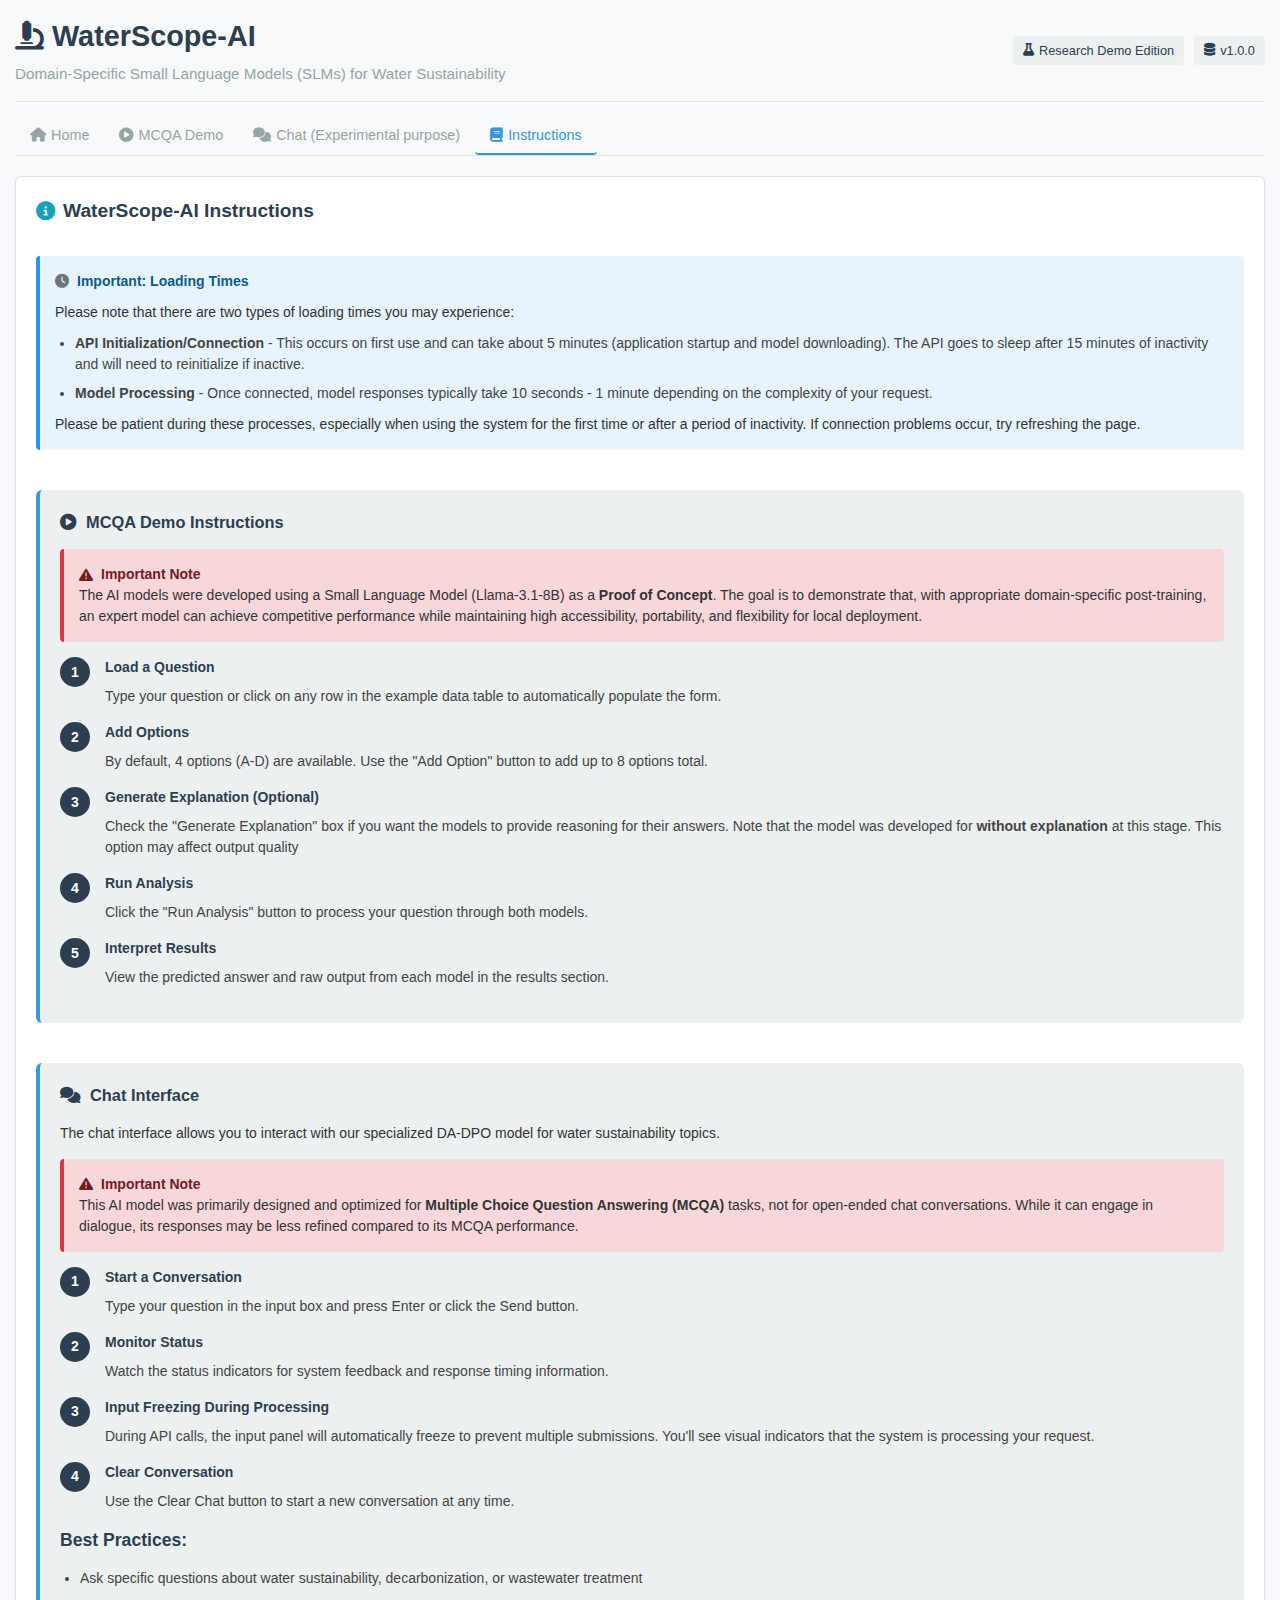
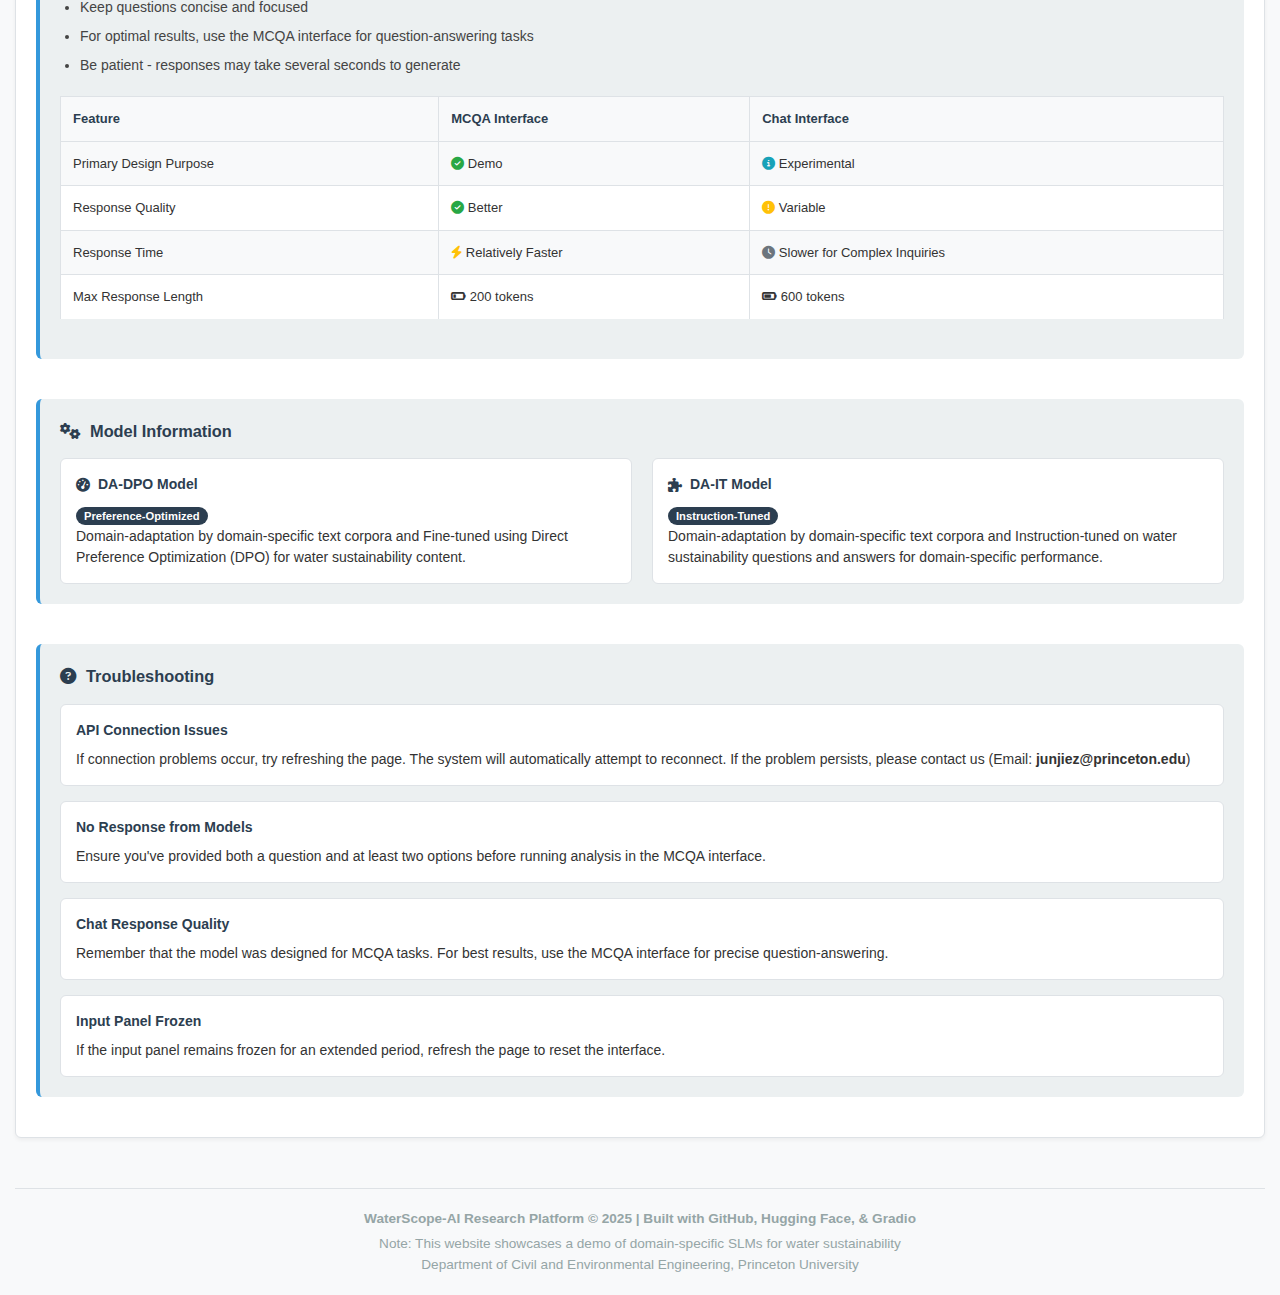
<file: instructions.html>
<!DOCTYPE html>
<html lang="en">
<head>
    <meta charset="UTF-8">
    <meta name="viewport" content="width=device-width, initial-scale=1.0">
    <title>WaterScope-AI | Instructions</title>
    <link rel="stylesheet" href="style-research.css">
    <link rel="stylesheet" href="https://cdnjs.cloudflare.com/ajax/libs/font-awesome/6.4.0/css/all.min.css">
    <style>
        .note-box {
            background-color: #fff3cd;
            border-left: 4px solid #ffc107;
            padding: 15px;
            margin: 15px 0;
            border-radius: 4px;
        }
        
        .note-box.important {
            background-color: #f8d7da;
            border-left-color: #dc3545;
        }
        
        .note-box h4 {
            margin-top: 0;
            color: #856404;
            display: flex;
            align-items: center;
            gap: 8px;
        }
        
        .note-box.important h4 {
            color: #721c24;
        }
        
        .feature-comparison {
            margin: 20px 0;
            overflow-x: auto;
        }
        
        .feature-comparison table {
            width: 100%;
            border-collapse: collapse;
            background: white;
        }
        
        .feature-comparison th, .feature-comparison td {
            padding: 12px;
            text-align: left;
            border: 1px solid #dee2e6;
        }
        
        .feature-comparison th {
            background-color: #f8f9fa;
            font-weight: 600;
        }
        
        .feature-comparison tr:nth-child(even) {
            background-color: #f8f9fa;
        }
        
        .fa-check-circle {
            color: #28a745;
        }
        
        .fa-info-circle {
            color: #17a2b8;
        }
        
        .fa-exclamation-circle {
            color: #ffc107;
        }
        
        .fa-bolt {
            color: #ffc107;
        }
        
        .fa-clock {
            color: #6c757d;
        }
        
        /* Improved spacing for steps */
        .instruction-step {
            display: flex;
            gap: 15px;
            margin-bottom: 15px;
            align-items: flex-start;
        }
        
        /* Improved text readability */
        .step-content p {
            color: #444;
            line-height: 1.5;
            margin-bottom: 0;
        }
        
        /* Loading times note box */
        .note-box.loading {
            background-color: #e8f4fd;
            border-left-color: #2196F3;
            padding: 15px;
            margin-bottom: 20px; /* Reduced spacing after this section */
        }
        
        .note-box.loading h4 {
            color: #0b5b8a;
            margin-bottom: 10px;
        }
        
        /* Bullet list for loading times */
        .loading-list {
            margin: 10px 0;
            padding-left: 20px;
        }
        
        .loading-list li {
            margin-bottom: 8px;
            color: #444;
            line-height: 1.5;
            list-style-type: disc;
        }
        
        /* Fix alignment for best practices list */
        .best-practices {
            margin: 15px 0;
            padding-left: 20px;
        }
        
        .best-practices li {
            margin-bottom: 8px;
            color: #444;
        }
        
        /* Ensure proper alignment for all steps */
        .step-content {
            flex: 1;
        }
        
        .step-number {
            background: var(--primary);
            color: white;
            width: 30px;
            height: 30px;
            border-radius: 50%;
            display: flex;
            align-items: center;
            justify-content: center;
            font-weight: bold;
            flex-shrink: 0;
        }
        
        /* Reduced spacing between sections */
        .instruction-card {
            margin-bottom: 20px; /* Reduced spacing between sections */
        }
        
        /* Sub-heading styles */
        .sub-heading {
            margin: 15px 0 10px 0;
            color: var(--primary);
            font-size: 1.1rem;
        }
    </style>
</head>
<body>
    <div class="container">
        <header class="header">
            <div class="header-content">
                <h1><i class="fas fa-microscope"></i> WaterScope-AI</h1>
                <p>Domain-Specific Small Language Models (SLMs) for Water Sustainability</p>
            </div>
            <div class="header-badge">
                <span class="badge"><i class="fas fa-flask"></i> Research Demo Edition</span>
                <span class="badge"><i class="fas fa-database"></i> v1.0.0</span>
            </div>
        </header>

        <nav class="tabs">
            <button class="tab" onclick="window.location.href='index.html'"><i class="fas fa-home"></i> Home</button>
            <button class="tab" onclick="window.location.href='demo.html'"><i class="fas fa-play-circle"></i> MCQA Demo</button>
            <button class="tab" onclick="window.location.href='chat.html'"><i class="fas fa-comments"></i> Chat (Experimental purpose)</button>
            <button class="tab active"><i class="fas fa-book"></i> Instructions</button>
        </nav>

        <main class="main-content">
            <section class="instruction-section">
                <div class="section-header">
                    <h2><i class="fas fa-info-circle"></i> WaterScope-AI Instructions</h2>
                </div>
                
                <div class="instruction-content">
                    <!-- Loading Times Information -->
                    <div class="note-box loading">
                        <h4><i class="fas fa-clock"></i> Important: Loading Times</h4>
                        <p>Please note that there are two types of loading times you may experience:</p>
                        <ul class="loading-list">
                            <li><strong>API Initialization/Connection</strong> - This occurs on first use and can take about 5 minutes (application startup and model downloading). The API goes to sleep after 15 minutes of inactivity and will need to reinitialize if inactive.</li>
                            <li><strong>Model Processing</strong> - Once connected, model responses typically take 10 seconds - 1 minute depending on the complexity of your request.</li>
                        </ul>
                        <p>Please be patient during these processes, especially when using the system for the first time or after a period of inactivity. If connection problems occur, try refreshing the page.</p>
                    </div>
                    
                    <!-- MCQA Demo Instructions -->
                    <div class="instruction-card">
                        <h3><i class="fas fa-play-circle"></i> MCQA Demo Instructions</h3>
                        
                        <div class="note-box important">
                            <h4><i class="fas fa-exclamation-triangle"></i> Important Note</h4>
                            <p>The AI models were developed using a Small Language Model (Llama-3.1-8B) as a <strong>Proof of Concept</strong>. The goal is to demonstrate that, with appropriate domain-specific post-training, an expert model can achieve competitive performance while maintaining high accessibility, portability, and flexibility for local deployment.</p>
                        </div>
                        
                        <div class="instruction-step">
                            <div class="step-number">1</div>
                            <div class="step-content">
                                <h4>Load a Question</h4>
                                <p>Type your question or click on any row in the example data table to automatically populate the form.</p>
                            </div>
                        </div>
                        
                        <div class="instruction-step">
                            <div class="step-number">2</div>
                            <div class="step-content">
                                <h4>Add Options</h4>
                                <p>By default, 4 options (A-D) are available. Use the "Add Option" button to add up to 8 options total.</p>
                            </div>
                        </div>
                        
                        <div class="instruction-step">
                            <div class="step-number">3</div>
                            <div class="step-content">
                                <h4>Generate Explanation (Optional)</h4>
                                <p>Check the "Generate Explanation" box if you want the models to provide reasoning for their answers. Note that the model was developed for <strong>without explanation</strong> at this stage. This option may affect output quality</p>
                            </div>
                        </div>
                        
                        <div class="instruction-step">
                            <div class="step-number">4</div>
                            <div class="step-content">
                                <h4>Run Analysis</h4>
                                <p>Click the "Run Analysis" button to process your question through both models.</p>
                            </div>
                        </div>
                        
                        <div class="instruction-step">
                            <div class="step-number">5</div>
                            <div class="step-content">
                                <h4>Interpret Results</h4>
                                <p>View the predicted answer and raw output from each model in the results section.</p>
                            </div>
                        </div>
                    </div>
                    
                    <!-- Chat Instructions -->
                    <div class="instruction-card">
                        <h3><i class="fas fa-comments"></i> Chat Interface</h3>
                        <p>The chat interface allows you to interact with our specialized DA-DPO model for water sustainability topics.</p>
                        
                        <div class="note-box important">
                            <h4><i class="fas fa-exclamation-triangle"></i> Important Note</h4>
                            <p>This AI model was primarily designed and optimized for <strong>Multiple Choice Question Answering (MCQA)</strong> tasks, not for open-ended chat conversations. While it can engage in dialogue, its responses may be less refined compared to its MCQA performance.</p>
                        </div>
                        
                        <div class="instruction-step">
                            <div class="step-number">1</div>
                            <div class="step-content">
                                <h4>Start a Conversation</h4>
                                <p>Type your question in the input box and press Enter or click the Send button.</p>
                            </div>
                        </div>
                        
                        <div class="instruction-step">
                            <div class="step-number">2</div>
                            <div class="step-content">
                                <h4>Monitor Status</h4>
                                <p>Watch the status indicators for system feedback and response timing information.</p>
                            </div>
                        </div>
                        
                        <div class="instruction-step">
                            <div class="step-number">3</div>
                            <div class="step-content">
                                <h4>Input Freezing During Processing</h4>
                                <p>During API calls, the input panel will automatically freeze to prevent multiple submissions. You'll see visual indicators that the system is processing your request.</p>
                            </div>
                        </div>
                        
                        <div class="instruction-step">
                            <div class="step-number">4</div>
                            <div class="step-content">
                                <h4>Clear Conversation</h4>
                                <p>Use the Clear Chat button to start a new conversation at any time.</p>
                            </div>
                        </div>
                        
                        <h4 class="sub-heading">Best Practices:</h4>
                        <ul class="best-practices">
                            <li>Ask specific questions about water sustainability, decarbonization, or wastewater treatment</li>
                            <li>Keep questions concise and focused</li>
                            <li>For optimal results, use the MCQA interface for question-answering tasks</li>
                            <li>Be patient - responses may take several seconds to generate</li>
                        </ul>
                        
                        <div class="feature-comparison">
                            <table>
                                <tr>
                                    <th>Feature</th>
                                    <th>MCQA Interface</th>
                                    <th>Chat Interface</th>
                                </tr>
                                <tr>
                                    <td>Primary Design Purpose</td>
                                    <td><i class="fas fa-check-circle"></i> Demo</td>
                                    <td><i class="fas fa-info-circle"></i> Experimental</td>
                                </tr>
                                <tr>
                                    <td>Response Quality</td>
                                    <td><i class="fas fa-check-circle"></i> Better</td>
                                    <td><i class="fas fa-exclamation-circle"></i> Variable</td>
                                </tr>
                                <tr>
                                    <td>Response Time</td>
                                    <td><i class="fas fa-bolt"></i> Relatively Faster</td>
                                    <td><i class="fas fa-clock"></i> Slower for Complex Inquiries</td>
                                </tr>
                                <tr>
                                    <td>Max Response Length</td>
                                    <td><i class="fas fa-battery-quarter"></i> 200 tokens</td>
                                    <td><i class="fas fa-battery-three-quarters"></i> 600 tokens</td>
                                </tr>
                            </table>
                        </div>
                    </div>
                    
                    <!-- Model Information -->
                    <div class="instruction-card">
                        <h3><i class="fas fa-cogs"></i> Model Information</h3>
                        
                        <div class="model-info">
                            <div class="model-detail">
                                <h4><i class="fas fa-tachometer-alt"></i> DA-DPO Model</h4>
                                <span class="model-badge">Preference-Optimized</span>
                                <p>Domain-adaptation by domain-specific text corpora and Fine-tuned using Direct Preference Optimization (DPO) for water sustainability content.</p>
                            </div>
                            
                            <div class="model-detail">
                                <h4><i class="fas fa-puzzle-piece"></i> DA-IT Model</h4>
                                <span class="model-badge">Instruction-Tuned</span>
                                <p>Domain-adaptation by domain-specific text corpora and Instruction-tuned on water sustainability questions and answers for domain-specific performance.</p>
                            </div>
                        </div>
                    </div>
                    
                    <!-- Troubleshooting -->
                    <div class="instruction-card">
                        <h3><i class="fas fa-question-circle"></i> Troubleshooting</h3>
                        
                        <div class="troubleshooting">
                            <div class="issue">
                                <h4>API Connection Issues</h4>
                                <p>If connection problems occur, try refreshing the page. The system will automatically attempt to reconnect. If the problem persists, please contact us (Email: <strong>junjiez@princeton.edu</strong>)</p>
                            </div>
                            
                            <div class="issue">
                                <h4>No Response from Models</h4>
                                <p>Ensure you've provided both a question and at least two options before running analysis in the MCQA interface.</p>
                            </div>
                            
                            <div class="issue">
                                <h4>Chat Response Quality</h4>
                                <p>Remember that the model was designed for MCQA tasks. For best results, use the MCQA interface for precise question-answering.</p>
                            </div>
                            
                            <div class="issue">
                                <h4>Input Panel Frozen</h4>
                                <p>If the input panel remains frozen for an extended period, refresh the page to reset the interface.</p>
                            </div>
                        </div>
                    </div>
                </div>
            </section>
        </main>

        <footer class="footer">
            <p>WaterScope-AI Research Platform © 2025 | Built with GitHub, Hugging Face, & Gradio </p>
            <p>Note: This website showcases a demo of domain-specific SLMs for water sustainability</p>
            <p>Department of Civil and Environmental Engineering, Princeton University</p>
        </footer>
    </div>
    <script src="analytics.js"></script>
</body>
</html>
</file>
<file: style-research.css>
:root {
    --primary: #2c3e50;
    --secondary: #34495e;
    --accent: #3498db;
    --light: #ecf0f1;
    --dark: #2c3e50;
    --success: #27ae60;
    --warning: #f39c12;
    --danger: #e74c3c;
    --gray: #95a5a6;
    --light-gray: #bdc3c7;
    --background: #f8f9fa;
    --card-bg: #ffffff;
    --border: #dee2e6;
}

* {
    margin: 0;
    padding: 0;
    box-sizing: border-box;
    font-family: 'Segoe UI', 'Roboto', sans-serif;
}

body {
    background-color: var(--background);
    color: #333;
    line-height: 1.5;
    font-size: 14px;
}

.container {
    max-width: 1400px;
    margin: 0 auto;
    padding: 0 15px;
}

/* Header Styles */
.header {
    display: flex;
    justify-content: space-between;
    align-items: center;
    padding: 15px 0;
    margin-bottom: 15px;
    border-bottom: 1px solid var(--border);
}

.header-content h1 {
    font-size: 1.8rem;
    color: var(--primary);
    margin-bottom: 5px;
}

.header-content p {
    color: var(--gray);
    font-size: 0.95rem;
}

.header-badge {
    display: flex;
    gap: 10px;
}

.badge {
    background: var(--light);
    padding: 5px 10px;
    border-radius: 4px;
    font-size: 0.8rem;
    color: var(--dark);
    display: flex;
    align-items: center;
    gap: 5px;
}

/* Tabs Navigation */
.tabs {
    display: flex;
    margin-bottom: 20px;
    border-bottom: 1px solid var(--border);
}

.tab {
    background: none;
    border: none;
    padding: 10px 15px;
    cursor: pointer;
    color: var(--gray);
    font-size: 0.9rem;
    display: flex;
    align-items: center;
    gap: 5px;
    border-bottom: 2px solid transparent;
}

.tab.active {
    color: var(--accent);
    border-bottom: 2px solid var(--accent);
}

.tab:hover {
    color: var(--primary);
}

/* Main Content */
.main-content {
    display: flex;
    flex-direction: column;
    gap: 20px;
}

.section-header {
    display: flex;
    justify-content: space-between;
    align-items: center;
    margin-bottom: 15px;
}

.section-header h2 {
    font-size: 1.2rem;
    color: var(--primary);
    display: flex;
    align-items: center;
    gap: 8px;
}

.btn-help {
    background: none;
    border: none;
    color: var(--gray);
    cursor: pointer;
    font-size: 1rem;
}

/* Input Section */
.input-section {
    background: var(--card-bg);
    border-radius: 6px;
    padding: 20px;
    box-shadow: 0 2px 4px rgba(0,0,0,0.05);
    border: 1px solid var(--border);
}

.input-group {
    margin-bottom: 15px;
}

.input-group label {
    display: block;
    margin-bottom: 6px;
    font-weight: 600;
    color: var(--dark);
}

.input-group textarea, .input-group input {
    width: 100%;
    padding: 10px;
    border: 1px solid var(--border);
    border-radius: 4px;
    font-size: 13px;
    resize: vertical;
}

.input-group textarea {
    min-height: 70px;
}

.option-row {
    display: flex;
    align-items: center;
    margin-bottom: 8px;
    gap: 8px;
}

.option-label {
    background: var(--primary);
    color: white;
    width: 24px;
    height: 24px;
    border-radius: 50%;
    display: flex;
    align-items: center;
    justify-content: center;
    font-size: 11px;
    font-weight: bold;
}

.control-row {
    display: flex;
    justify-content: space-between;
    align-items: center;
    margin-top: 15px;
    padding-top: 15px;
    border-top: 1px solid var(--border);
}

.control-group {
    display: flex;
    align-items: center;
    gap: 8px;
}

.button-group {
    display: flex;
    gap: 10px;
}

button {
    padding: 8px 12px;
    border: none;
    border-radius: 4px;
    cursor: pointer;
    font-size: 13px;
    display: flex;
    align-items: center;
    gap: 5px;
    transition: all 0.2s;
}

.btn-primary {
    background: var(--accent);
    color: white;
}

.btn-primary:hover {
    background: #2980b9;
}

.btn-secondary {
    background: var(--light);
    color: var(--dark);
    border: 1px solid var(--border);
}

.btn-secondary:hover {
    background: #dfe6e9;
}

/* Add this to your existing CSS file */
.btn-warning {
    background: var(--warning);
    color: white;
}

.btn-warning:hover {
    background: #e67e22;
}

/* Output Section */
.output-section {
    background: var(--card-bg);
    border-radius: 6px;
    padding: 20px;
    box-shadow: 0 2px 4px rgba(0,0,0,0.05);
    border: 1px solid var(--border);
}

.status-indicators {
    display: flex;
    gap: 15px;
}

.status-item {
    display: flex;
    gap: 5px;
    font-size: 13px;
}

.status-label {
    color: var(--gray);
}

.status-value {
    font-weight: 600;
    color: var(--dark);
}

.output-grid {
    display: grid;
    grid-template-columns: repeat(2, 1fr); /* Changed from 3 to 2 columns */
    gap: 15px;
    margin-top: 15px;
}

.model-card {
    border: 1px solid var(--border);
    border-radius: 6px;
    overflow: hidden;
    height: 100%; /* Added to make cards equal height */
    display: flex;
    flex-direction: column;
}

.model-header {
    background: var(--light);
    padding: 12px;
    display: flex;
    justify-content: space-between;
    align-items: center;
    border-bottom: 1px solid var(--border);
}

.model-header h3 {
    font-size: 1rem;
    display: flex;
    align-items: center;
    gap: 8px;
}

.model-badge {
    background: var(--primary);
    color: white;
    padding: 3px 8px;
    border-radius: 12px;
    font-size: 0.7rem;
    font-weight: 600;
}

.model-output {
    padding: 12px;
    flex-grow: 1; /* Added to make output area fill remaining space */
    display: flex;
    flex-direction: column;
}

.output-row {
    display: flex;
    margin-bottom: 10px;
    align-items: flex-start;
}

.output-row label {
    font-weight: 600;
    width: 80px;
    flex-shrink: 0;
    color: var(--dark);
    font-size: 13px;
}

.prediction {
    font-weight: bold;
    font-size: 1.1rem;
    color: var(--primary);
}

.output-row pre {
    background: var(--light);
    padding: 8px;
    border-radius: 4px;
    flex-grow: 1;
    font-family: 'Consolas', monospace;
    font-size: 12px;
    overflow-x: auto;
    white-space: pre-wrap;
    margin: 0;
    min-height: 60px; /* Added minimum height for consistency */
}

/* Data Section */
.data-section {
    background: var(--card-bg);
    border-radius: 6px;
    padding: 20px;
    box-shadow: 0 2px 4px rgba(0,0,0,0.05);
    border: 1px solid var(--border);
    margin-bottom: 30px;
}

.table-container {
    overflow-x: auto;
    border: 1px solid var(--border);
    border-radius: 4px;
    max-height: 400px; /* Added for vertical scrolling */
    overflow-y: auto; /* Added for vertical scrolling */
}

table {
    width: 100%;
    border-collapse: collapse;
    font-size: 13px;
}

th, td {
    padding: 10px;
    text-align: left;
    border-bottom: 1px solid var(--border);
}

th {
    background: var(--light);
    font-weight: 600;
    color: var(--dark);
}

tr:last-child td {
    border-bottom: none;
}

tr:hover {
    background: #f8f9fa;
    cursor: pointer;
}

tr.highlighted {
    background: #e3f2fd;
}

/* Footer */
.footer {
    text-align: center;
    padding: 20px 0;
    color: var(--gray);
    font-size: 0.85rem;
    border-top: 1px solid var(--border);
    margin-top: 20px;
}

.footer p:first-child {
    margin-bottom: 5px;
    font-weight: 600;
}

/* Responsive Design */
@media (max-width: 1100px) {
    .output-grid {
        grid-template-columns: 1fr 1fr;
    }
}

@media (max-width: 768px) {
    .header {
        flex-direction: column;
        align-items: flex-start;
        gap: 10px;
    }
    
    .header-badge {
        align-self: stretch;
        justify-content: space-between;
    }
    
    .tabs {
        overflow-x: auto;
        padding-bottom: 5px;
    }
    
    .output-grid {
        grid-template-columns: 1fr;
    }
    
    .control-row {
        flex-direction: column;
        gap: 10px;
        align-items: flex-start;
    }
    
    .button-group {
        width: 100%;
        justify-content: space-between;
    }
    
    .status-indicators {
        flex-direction: column;
        gap: 5px;
    }
}

@media (max-width: 480px) {
    .container {
        padding: 0 10px;
    }
    
    .input-section, .output-section, .data-section {
        padding: 15px;
    }
    
    .section-header {
        flex-direction: column;
        align-items: flex-start;
        gap: 10px;
    }
    
    .button-group {
        flex-direction: column;
    }
    
    button {
        width: 100%;
        justify-content: center;
    }
}


/* Homepage Styles */
.hero-section {
    display: flex;
    align-items: center;
    gap: 40px;
    padding: 30px;
    background: var(--card-bg);
    border-radius: 6px;
    margin-bottom: 20px;
    border: 1px solid var(--border);
}

.hero-content {
    flex: 1;
}

.hero-content h2 {
    font-size: 2rem;
    color: var(--primary);
    margin-bottom: 15px;
}

.hero-content p {
    font-size: 1.1rem;
    color: var(--gray);
    margin-bottom: 25px;
}

.hero-buttons {
    display: flex;
    gap: 15px;
}

.hero-image {
    flex: 0 0 200px;
    display: flex;
    justify-content: center;
    align-items: center;
}

.features-section {
    background: var(--card-bg);
    border-radius: 6px;
    padding: 30px;
    margin-bottom: 20px;
    border: 1px solid var(--border);
}

.features-section h2 {
    text-align: center;
    margin-bottom: 30px;
    color: var(--primary);
}

.features-grid {
    display: grid;
    grid-template-columns: repeat(auto-fit, minmax(250px, 1fr));
    gap: 20px;
}

.feature-card {
    background: var(--light);
    padding: 20px;
    border-radius: 6px;
    text-align: center;
    border: 1px solid var(--border);
}

.feature-icon {
    font-size: 2.5rem;
    color: var(--accent);
    margin-bottom: 15px;
}

.feature-card h3 {
    color: var(--primary);
    margin-bottom: 10px;
}

.quick-start-section {
    background: var(--card-bg);
    border-radius: 6px;
    padding: 30px;
    margin-bottom: 20px;
    border: 1px solid var(--border);
}

.quick-start-section h2 {
    text-align: center;
    margin-bottom: 30px;
    color: var(--primary);
}

.quick-start-steps {
    display: grid;
    grid-template-columns: repeat(auto-fit, minmax(300px, 1fr));
    gap: 20px;
}

.step {
    display: flex;
    gap: 15px;
    align-items: flex-start;
}

.step-number {
    background: var(--primary);
    color: white;
    width: 30px;
    height: 30px;
    border-radius: 50%;
    display: flex;
    align-items: center;
    justify-content: center;
    font-weight: bold;
    flex-shrink: 0;
}

.step-content h3 {
    margin-bottom: 10px;
    color: var(--primary);
}

.step-content p {
    margin-bottom: 15px;
    color: var(--gray);
}

/* Instruction Page Styles */
.instruction-section {
    background: var(--card-bg);
    border-radius: 6px;
    padding: 20px;
    box-shadow: 0 2px 4px rgba(0,0,0,0.05);
    border: 1px solid var(--border);
    margin-bottom: 30px;
}

.instruction-content {
    display: flex;
    flex-direction: column;
    gap: 20px;
}

.instruction-card {
    background: var(--light);
    border-radius: 6px;
    padding: 20px;
    border-left: 4px solid var(--accent);
}

.instruction-card h3 {
    color: var(--primary);
    margin-bottom: 15px;
    display: flex;
    align-items: center;
    gap: 10px;
}

.instruction-step {
    display: flex;
    gap: 15px;
    margin-bottom: 20px;
    align-items: flex-start;
}

.step-number {
    background: var(--primary);
    color: white;
    width: 30px;
    height: 30px;
    border-radius: 50%;
    display: flex;
    align-items: center;
    justify-content: center;
    font-weight: bold;
    flex-shrink: 0;
}

.step-content h4 {
    margin-bottom: 8px;
    color: var(--dark);
}

.model-info {
    display: grid;
    grid-template-columns: 1fr 1fr;
    gap: 20px;
    margin-top: 15px;
}

.model-detail {
    background: var(--card-bg);
    padding: 15px;
    border-radius: 6px;
    border: 1px solid var(--border);
}

.model-detail h4 {
    display: flex;
    align-items: center;
    gap: 8px;
    margin-bottom: 10px;
    color: var(--primary);
}

.troubleshooting {
    display: flex;
    flex-direction: column;
    gap: 15px;
    margin-top: 15px;
}

.issue {
    background: var(--card-bg);
    padding: 15px;
    border-radius: 6px;
    border: 1px solid var(--border);
}

.issue h4 {
    color: var(--primary);
    margin-bottom: 8px;
}

/* Responsive adjustments */
@media (max-width: 768px) {
    .hero-section {
        flex-direction: column;
        text-align: center;
    }
    
    .hero-buttons {
        justify-content: center;
    }
    
    .model-info {
        grid-template-columns: 1fr;
    }
    
    .instruction-step {
        flex-direction: column;
    }
}

/* Chat Section Styles */
.chat-section {
    background: var(--card-bg);
    border-radius: 6px;
    padding: 20px;
    box-shadow: 0 2px 4px rgba(0,0,0,0.05);
    border: 1px solid var(--border);
    margin-bottom: 30px;
}

.chat-container {
    display: flex;
    flex-direction: column;
    height: 600px;
}

.chat-messages {
    flex: 1;
    overflow-y: auto;
    padding: 15px;
    background: var(--light);
    border-radius: 6px;
    margin-bottom: 15px;
    display: flex;
    flex-direction: column;
    gap: 15px;
}

.message {
    display: flex;
    max-width: 80%;
}

.user-message {
    align-self: flex-end;
}

.bot-message {
    align-self: flex-start;
}

.message-content {
    padding: 12px 16px;
    border-radius: 18px;
    line-height: 1.4;
}

.user-message .message-content {
    background: var(--accent);
    color: white;
    border-bottom-right-radius: 4px;
}

.bot-message .message-content {
    background: var(--light-gray);
    color: var(--dark);
    border-bottom-left-radius: 4px;
}

.chat-input-container {
    display: flex;
    gap: 10px;
}

.chat-input-container textarea {
    flex: 1;
    padding: 12px;
    border: 1px solid var(--border);
    border-radius: 6px;
    resize: vertical;
    font-family: inherit;
    font-size: 14px;
}

.chat-input-container button {
    align-self: flex-end;
}

/* Responsive adjustments for chat */
@media (max-width: 768px) {
    .chat-container {
        height: 500px;
    }
    
    .message {
        max-width: 90%;
    }
}

.status-indicators {
    display: flex;
    gap: 15px;
    flex-wrap: wrap;
}

.status-item {
    display: flex;
    align-items: center;
    gap: 5px;
}

.status-label {
    font-weight: bold;
}

.status-value {
    padding: 2px 8px;
    border-radius: 4px;
    background-color: #f5f5f5;
}
</file>
